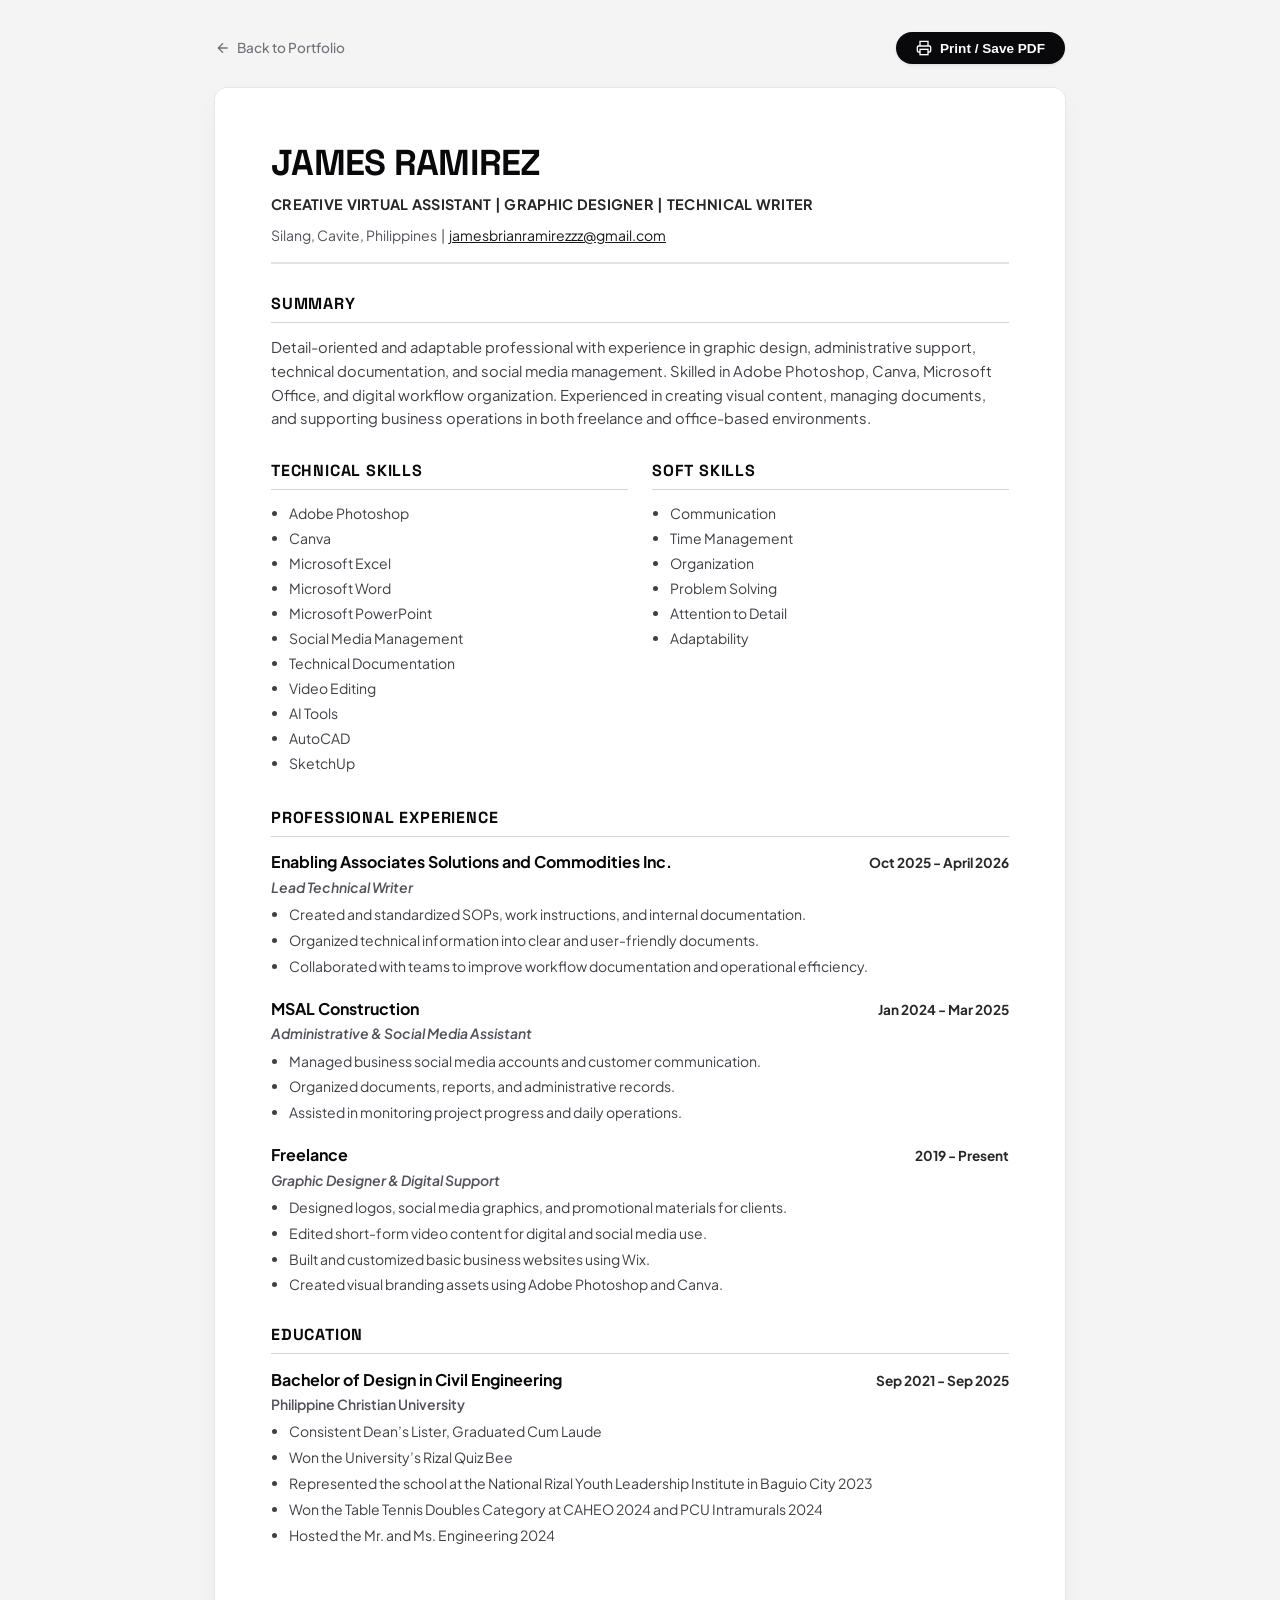
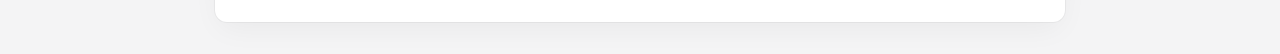
<file: public/resume.html>
<!DOCTYPE html>
<html lang="en">
<head>
  <meta charset="UTF-8" />
  <meta name="viewport" content="width=device-width, initial-scale=1.0" />
  <title>James Ramirez - Curriculum Vitae</title>
  <link rel="preconnect" href="https://fonts.googleapis.com">
  <link rel="preconnect" href="https://fonts.gstatic.com" crossorigin>
  <link href="https://fonts.googleapis.com/css2?family=Plus+Jakarta+Sans:ital,wght@0,300;0,400;0,500;0,600;0,700;1,400&family=Space+Grotesk:wght@500;700&display=swap" rel="stylesheet">
  <style>
    * {
      box-sizing: border-box;
      margin: 0;
      padding: 0;
    }
    body {
      font-family: 'Plus Jakarta Sans', -apple-system, BlinkMacSystemFont, "Segoe UI", Roboto, sans-serif;
      background-color: #f4f4f5;
      color: #18181b;
      line-height: 1.5;
      padding: 2rem 1rem;
      -webkit-font-smoothing: antialiased;
    }
    .top-bar {
      max-width: 850px;
      margin: 0 auto 1.5rem auto;
      display: flex;
      align-items: center;
      justify-content: space-between;
    }
    .back-link {
      font-size: 0.85rem;
      color: #71717a;
      text-decoration: none;
      display: inline-flex;
      align-items: center;
      gap: 0.4rem;
      font-weight: 500;
      transition: color 0.2s;
    }
    .back-link:hover {
      color: #09090b;
    }
    .print-btn {
      background-color: #09090b;
      color: #ffffff;
      border: none;
      padding: 0.5rem 1.25rem;
      font-size: 0.85rem;
      font-weight: 600;
      border-radius: 9999px;
      cursor: pointer;
      display: inline-flex;
      align-items: center;
      gap: 0.5rem;
      box-shadow: 0 1px 3px rgba(0,0,0,0.1);
      transition: all 0.2s;
    }
    .print-btn:hover {
      background-color: #27272a;
      transform: translateY(-1px);
    }
    .resume-container {
      max-width: 850px;
      margin: 0 auto;
      background-color: #ffffff;
      padding: 3rem 3.5rem;
      border-radius: 12px;
      box-shadow: 0 10px 30px -5px rgba(0, 0, 0, 0.05), 0 0 0 1px rgba(0, 0, 0, 0.04);
    }
    header {
      margin-bottom: 1.75rem;
    }
    h1 {
      font-family: 'Space Grotesk', sans-serif;
      font-size: 2.25rem;
      font-weight: 700;
      letter-spacing: -0.02em;
      color: #09090b;
      text-transform: uppercase;
      margin-bottom: 0.25rem;
    }
    .subtitle {
      font-size: 0.9rem;
      font-weight: 700;
      color: #27272a;
      letter-spacing: 0.02em;
      text-transform: uppercase;
      margin-bottom: 0.6rem;
    }
    .contact-info {
      font-size: 0.875rem;
      color: #52525b;
      border-bottom: 2px solid #e4e4e7;
      padding-bottom: 1rem;
    }
    .contact-info a {
      color: #18181b;
      text-decoration: underline;
    }
    section {
      margin-bottom: 1.75rem;
    }
    .section-title {
      font-family: 'Space Grotesk', sans-serif;
      font-size: 1rem;
      font-weight: 700;
      letter-spacing: 0.05em;
      text-transform: uppercase;
      color: #09090b;
      border-bottom: 1.5px solid #d4d4d8;
      padding-bottom: 0.35rem;
      margin-bottom: 0.85rem;
    }
    p.summary-text {
      font-size: 0.925rem;
      color: #3f3f46;
      line-height: 1.6;
    }
    .skills-grid {
      display: grid;
      grid-template-columns: 1fr 1fr;
      gap: 1.5rem;
    }
    .skills-column h3 {
      font-size: 0.85rem;
      font-weight: 700;
      text-transform: uppercase;
      color: #27272a;
      margin-bottom: 0.5rem;
      letter-spacing: 0.03em;
    }
    .skills-list {
      list-style-type: disc;
      padding-left: 1.1rem;
      font-size: 0.875rem;
      color: #3f3f46;
    }
    .skills-list li {
      margin-bottom: 0.25rem;
    }
    .experience-item {
      margin-bottom: 1.25rem;
    }
    .experience-header {
      display: flex;
      justify-content: space-between;
      align-items: baseline;
      margin-bottom: 0.15rem;
    }
    .company-name {
      font-size: 1rem;
      font-weight: 700;
      color: #09090b;
    }
    .date-range {
      font-size: 0.85rem;
      font-weight: 700;
      color: #27272a;
    }
    .role-title {
      font-size: 0.875rem;
      font-weight: 600;
      color: #52525b;
      font-style: italic;
      margin-bottom: 0.4rem;
    }
    ul.bullet-list {
      list-style-type: disc;
      padding-left: 1.1rem;
      font-size: 0.875rem;
      color: #3f3f46;
    }
    ul.bullet-list li {
      margin-bottom: 0.3rem;
      line-height: 1.5;
    }
    .education-item {
      margin-bottom: 0.75rem;
    }
    .school-name {
      font-size: 0.875rem;
      font-weight: 600;
      color: #52525b;
      margin-bottom: 0.4rem;
    }

    @media print {
      body {
        background-color: #ffffff;
        padding: 0;
      }
      .top-bar {
        display: none !important;
      }
      .resume-container {
        box-shadow: none;
        padding: 0;
        max-width: 100%;
      }
      a {
        text-decoration: none;
        color: inherit;
      }
    }

    @media (max-width: 640px) {
      .resume-container {
        padding: 1.75rem 1.25rem;
      }
      h1 {
        font-size: 1.75rem;
      }
      .skills-grid {
        grid-template-columns: 1fr;
        gap: 1rem;
      }
      .experience-header {
        flex-direction: column;
        align-items: flex-start;
      }
    }
  </style>
</head>
<body>

  <div class="top-bar">
    <a href="/" class="back-link">
      <svg width="16" height="16" viewBox="0 0 24 24" fill="none" stroke="currentColor" stroke-width="2"><path d="M19 12H5M12 19l-7-7 7-7"/></svg>
      Back to Portfolio
    </a>
    <button class="print-btn" onclick="window.print()">
      <svg width="16" height="16" viewBox="0 0 24 24" fill="none" stroke="currentColor" stroke-width="2"><polyline points="6 9 6 2 18 2 18 9"></polyline><path d="M6 18H4a2 2 0 0 1-2-2v-5a2 2 0 0 1 2-2h16a2 2 0 0 1 2 2v5a2 2 0 0 1-2 2h-2"></path><rect x="6" y="14" width="12" height="8"></rect></svg>
      Print / Save PDF
    </button>
  </div>

  <div class="resume-container">
    <header>
      <h1>JAMES RAMIREZ</h1>
      <div class="subtitle">CREATIVE VIRTUAL ASSISTANT | GRAPHIC DESIGNER | TECHNICAL WRITER</div>
      <div class="contact-info">
        Silang, Cavite, Philippines &nbsp;|&nbsp; 
        <a href="mailto:jamesbrianramirezzz@gmail.com">jamesbrianramirezzz@gmail.com</a>
      </div>
    </header>

    <section>
      <h2 class="section-title">SUMMARY</h2>
      <p class="summary-text">
        Detail-oriented and adaptable professional with experience in graphic design, administrative support, technical documentation, and social media management. Skilled in Adobe Photoshop, Canva, Microsoft Office, and digital workflow organization. Experienced in creating visual content, managing documents, and supporting business operations in both freelance and office-based environments.
      </p>
    </section>

    <section>
      <div class="skills-grid">
        <div class="skills-column">
          <h2 class="section-title">TECHNICAL SKILLS</h2>
          <ul class="skills-list">
            <li>Adobe Photoshop</li>
            <li>Canva</li>
            <li>Microsoft Excel</li>
            <li>Microsoft Word</li>
            <li>Microsoft PowerPoint</li>
            <li>Social Media Management</li>
            <li>Technical Documentation</li>
            <li>Video Editing</li>
            <li>AI Tools</li>
            <li>AutoCAD</li>
            <li>SketchUp</li>
          </ul>
        </div>
        <div class="skills-column">
          <h2 class="section-title">SOFT SKILLS</h2>
          <ul class="skills-list">
            <li>Communication</li>
            <li>Time Management</li>
            <li>Organization</li>
            <li>Problem Solving</li>
            <li>Attention to Detail</li>
            <li>Adaptability</li>
          </ul>
        </div>
      </div>
    </section>

    <section>
      <h2 class="section-title">PROFESSIONAL EXPERIENCE</h2>

      <div class="experience-item">
        <div class="experience-header">
          <div class="company-name">Enabling Associates Solutions and Commodities Inc.</div>
          <div class="date-range">Oct 2025 - April 2026</div>
        </div>
        <div class="role-title">Lead Technical Writer</div>
        <ul class="bullet-list">
          <li>Created and standardized SOPs, work instructions, and internal documentation.</li>
          <li>Organized technical information into clear and user-friendly documents.</li>
          <li>Collaborated with teams to improve workflow documentation and operational efficiency.</li>
        </ul>
      </div>

      <div class="experience-item">
        <div class="experience-header">
          <div class="company-name">MSAL Construction</div>
          <div class="date-range">Jan 2024 - Mar 2025</div>
        </div>
        <div class="role-title">Administrative & Social Media Assistant</div>
        <ul class="bullet-list">
          <li>Managed business social media accounts and customer communication.</li>
          <li>Organized documents, reports, and administrative records.</li>
          <li>Assisted in monitoring project progress and daily operations.</li>
        </ul>
      </div>

      <div class="experience-item">
        <div class="experience-header">
          <div class="company-name">Freelance</div>
          <div class="date-range">2019 - Present</div>
        </div>
        <div class="role-title">Graphic Designer & Digital Support</div>
        <ul class="bullet-list">
          <li>Designed logos, social media graphics, and promotional materials for clients.</li>
          <li>Edited short-form video content for digital and social media use.</li>
          <li>Built and customized basic business websites using Wix.</li>
          <li>Created visual branding assets using Adobe Photoshop and Canva.</li>
        </ul>
      </div>
    </section>

    <section>
      <h2 class="section-title">EDUCATION</h2>
      <div class="experience-header">
        <div class="company-name">Bachelor of Design in Civil Engineering</div>
        <div class="date-range">Sep 2021 - Sep 2025</div>
      </div>
      <div class="school-name">Philippine Christian University</div>
      <ul class="bullet-list">
        <li>Consistent Dean’s Lister, Graduated Cum Laude</li>
        <li>Won the University’s Rizal Quiz Bee</li>
        <li>Represented the school at the National Rizal Youth Leadership Institute in Baguio City 2023</li>
        <li>Won the Table Tennis Doubles Category at CAHEO 2024 and PCU Intramurals 2024</li>
        <li>Hosted the Mr. and Ms. Engineering 2024</li>
      </ul>
    </section>
  </div>

</body>
</html>
</file>
